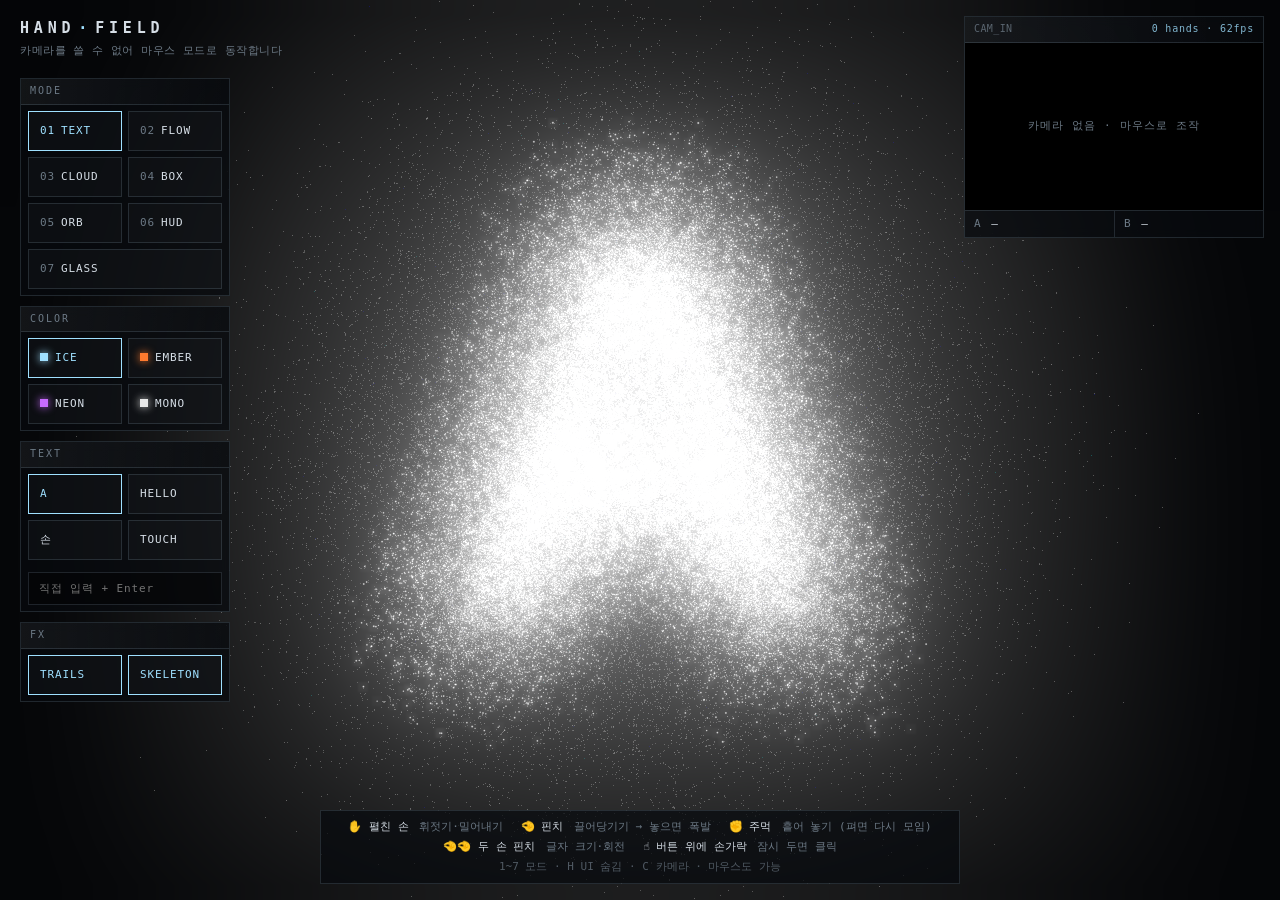
<file: index.html>
<!doctype html>
<html lang="ko">
<head>
<meta charset="utf-8">
<meta name="viewport" content="width=device-width, initial-scale=1">
<title>Hand Field</title>
<link rel="stylesheet" href="style.css">
<script type="importmap">
{ "imports": {
    "three": "./vendor/three/three.module.js",
    "three/addons/": "./vendor/three/addons/"
} }
</script>
</head>
<body>
  <video id="bgv" playsinline muted></video>
  <div id="stage"></div>
  <canvas id="vfx"></canvas>
  <canvas id="fx"></canvas>

  <!-- 좌상단: 타이틀 -->
  <header class="hud tl">
    <div class="title">HAND<span>·</span>FIELD</div>
    <div class="sub" id="status">booting…</div>
  </header>

  <!-- 좌측: 손으로 누를 수 있는 컨트롤 (손가락을 올려두면 채워지며 클릭, 또는 핀치로 즉시 클릭) -->
  <nav class="hud left">
    <section class="node">
      <div class="node-h">MODE</div>
      <div class="row">
        <button class="hbtn" data-mode="text"><b>01</b>TEXT</button>
        <button class="hbtn" data-mode="flow"><b>02</b>FLOW</button>
      </div>
      <div class="row">
        <button class="hbtn" data-mode="cloud"><b>03</b>CLOUD</button>
        <button class="hbtn" data-mode="box"><b>04</b>BOX</button>
      </div>
      <div class="row">
        <button class="hbtn" data-mode="orb"><b>05</b>ORB</button>
        <button class="hbtn" data-mode="hud"><b>06</b>HUD</button>
      </div>
      <div class="row">
        <button class="hbtn" data-mode="glass"><b>07</b>GLASS</button>
      </div>
    </section>
    <section class="node">
      <div class="node-h">COLOR</div>
      <div class="row">
        <button class="hbtn sw" data-pal="ice"><i style="--c:#9fe0ff"></i>ICE</button>
        <button class="hbtn sw" data-pal="ember"><i style="--c:#ff7a2e"></i>EMBER</button>
      </div>
      <div class="row">
        <button class="hbtn sw" data-pal="neon"><i style="--c:#c86bff"></i>NEON</button>
        <button class="hbtn sw" data-pal="mono"><i style="--c:#e8e8e8"></i>MONO</button>
      </div>
    </section>
    <section class="node" id="textNode">
      <div class="node-h">TEXT</div>
      <div class="row">
        <button class="hbtn" data-text="A">A</button>
        <button class="hbtn" data-text="HELLO">HELLO</button>
      </div>
      <div class="row">
        <button class="hbtn" data-text="손">손</button>
        <button class="hbtn" data-text="TOUCH">TOUCH</button>
      </div>
      <input id="txt" maxlength="12" placeholder="직접 입력 + Enter" spellcheck="false">
    </section>
    <section class="node" id="boxNode">
      <div class="node-h">FILTER <span>✊ 주먹 = 다음</span></div>
      <div class="row">
        <button class="hbtn" data-filter="mosaic">MOSAIC</button>
        <button class="hbtn" data-filter="dither">DITHER</button>
      </div>
      <div class="row">
        <button class="hbtn" data-filter="thermal">THERMAL</button>
        <button class="hbtn" data-filter="ascii">ASCII</button>
      </div>
    </section>
    <section class="node" id="glassNode">
      <div class="node-h">GLASS <span>✊ 주먹 = 다음</span></div>
      <div class="row">
        <button class="hbtn" data-glass="mirror">MIRROR</button>
        <button class="hbtn" data-glass="prism">PRISM</button>
      </div>
      <div class="row">
        <button class="hbtn" data-glass="negative">NEGATIVE</button>
      </div>
    </section>
    <section class="node" id="hudNode">
      <div class="node-h">LAYERS</div>
      <div class="row">
        <button class="hbtn" data-layer="bars">BARS</button>
        <button class="hbtn" data-layer="ticks">TICKS</button>
      </div>
      <div class="row">
        <button class="hbtn" data-layer="rings">RINGS</button>
        <button class="hbtn" data-layer="labels">LABELS</button>
      </div>
      <div class="node-h sub-h">AUDIO</div>
      <div class="row">
        <button class="hbtn" data-audio="synth">SYNTH</button>
        <button class="hbtn" data-audio="mic">MIC</button>
      </div>
    </section>
    <section class="node">
      <div class="node-h">FX</div>
      <div class="row">
        <button class="hbtn" data-toggle="trails">TRAILS</button>
        <button class="hbtn" data-toggle="skel">SKELETON</button>
      </div>
    </section>
  </nav>

  <!-- 우상단: 카메라 미리보기 + 손 인식 -->
  <aside class="hud tr" id="cam">
    <div class="node-h"><span>CAM_IN</span><span id="camInfo">— hands</span></div>
    <div class="cam-view" id="camView">
      <video id="vid" playsinline muted></video>
      <canvas id="camFx"></canvas>
      <div class="cam-empty" id="camEmpty">카메라 대기 중</div>
    </div>
    <div class="cam-foot" id="camFoot">
      <div>A <span>—</span></div>
      <div>B <span>—</span></div>
    </div>
  </aside>

  <!-- 하단: 제스처 안내 (모드별로 main.js가 채움) -->
  <footer class="hud bottom" id="hints"></footer>

  <script type="module" src="main.js"></script>
</body>
</html>
</file>
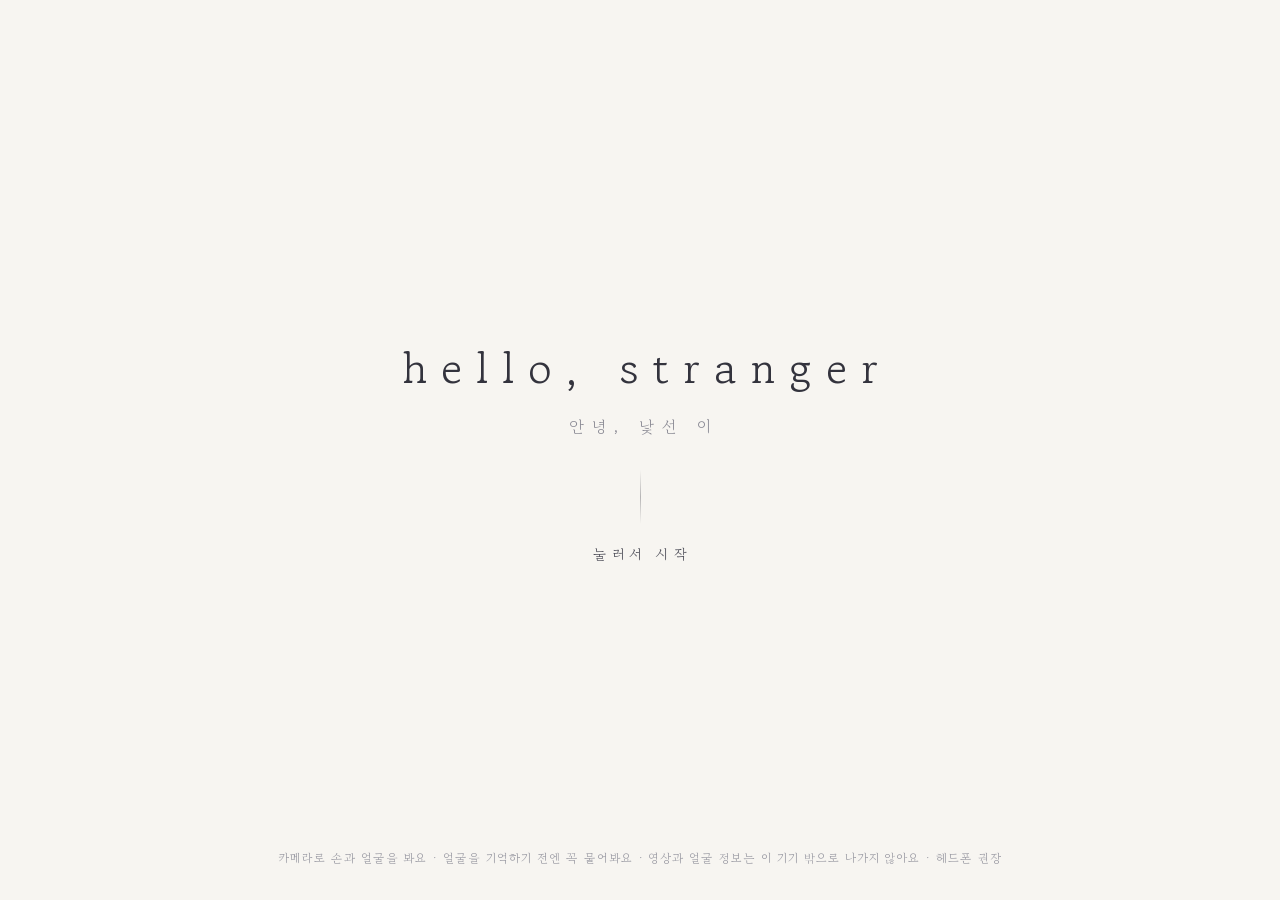
<file: hello.html>
<!doctype html>
<html lang="ko">
<head>
<meta charset="utf-8">
<meta name="viewport" content="width=device-width, initial-scale=1">
<title>hello, stranger</title>
<link rel="icon" href="data:image/svg+xml,%3Csvg xmlns='http://www.w3.org/2000/svg' viewBox='0 0 32 32'%3E%3Cellipse cx='16' cy='17' rx='9' ry='11' fill='%232a2a33'/%3E%3Ccircle cx='13' cy='13' r='3' fill='white'/%3E%3C/svg%3E">
<link rel="stylesheet" href="hello/style.css">
<script type="importmap">
{ "imports": { "three": "./vendor/three/three.module.js" } }
</script>
</head>
<body>
  <div id="app"></div>

  <!-- 시작 화면 (소리·카메라는 사용자 클릭이 있어야 시작 가능) -->
  <div id="begin" class="ui" role="button" tabindex="0">
    <div class="b-title">hello, stranger</div>
    <div class="b-ko">안녕, 낯선 이</div>
    <div class="b-line"></div>
    <div class="b-go">눌러서 시작</div>
    <div class="b-note">카메라로 손과 얼굴을 봐요 · 얼굴을 기억하기 전엔 꼭 물어봐요 · 영상과 얼굴 정보는 이 기기 밖으로 나가지 않아요 · 헤드폰 권장</div>
  </div>

  <div id="keys" class="ui">
    <b>F</b> 전체화면 &nbsp; <b>M</b> 소리 &nbsp; <b>R</b> 처음부터 &nbsp; <b>⇧R</b> 기억 지우고 처음부터 &nbsp; <b>D</b> 센서 보기 &nbsp; <b>Enter</b> 말 걸기 &nbsp; <b>L</b> 기억하는 얼굴
  </div>
  <div id="toast" class="ui"></div>
  <!-- 아이에게 말 걸기: Enter 로 열고, Enter 로 보내기, Esc 로 닫기 -->
  <form id="talk" class="ui" autocomplete="off">
    <input id="talkIn" maxlength="40" placeholder="아이에게 말 걸기 · Enter" spellcheck="false">
  </form>
  <!-- 기억하는 얼굴 목록 — 이 기기에만 저장 -->
  <div id="faces" class="ui" hidden>
    <div class="f-head"><span>기억하는 얼굴</span><button id="facesClose" aria-label="닫기">×</button></div>
    <ul></ul>
    <div class="f-foot"><span>얼굴 정보는 이 기기에만 저장돼요</span><button id="facesClear">모두 잊기</button></div>
  </div>
  <div id="debug" class="ui" hidden><canvas width="240" height="135"></canvas><pre></pre></div>

  <script type="module" src="hello/main.js"></script>
</body>
</html>
</file>
<file: style.css>
:root {
  --bg: #040507;
  --fg: #d6dee6;
  --dim: #6c7985;
  --line: rgba(170, 200, 225, .16);
  --panel: rgba(8, 11, 15, .72);
  --acc: #9fe0ff;
}
* { box-sizing: border-box; }
html, body {
  margin: 0; height: 100%; overflow: hidden;
  background: var(--bg); color: var(--fg);
  font: 11px/1.45 ui-monospace, "Cascadia Mono", Consolas, "Malgun Gothic", monospace;
  -webkit-font-smoothing: antialiased;
}
#stage, #fx, #vfx, #bgv { position: fixed; inset: 0; }
#stage canvas { display: block; }
#fx { pointer-events: none; z-index: 20; }

/* 04~06: 웹캠 배경 + 그 위 합성 */
#bgv { z-index: 0; width: 100%; height: 100%; object-fit: cover; transform: scaleX(-1); display: none; background: #000; }
#stage { z-index: 1; }
#vfx { z-index: 5; pointer-events: none; }
body.vmode #bgv { display: block; }
body.vmode #stage { mix-blend-mode: screen; }       /* 검정 = 투명처럼, 파티클은 빛처럼 더해짐 */
body.m-box #stage, body.m-hud #stage, body.m-glass #stage { visibility: hidden; }
body.m-orb #bgv { filter: brightness(.3) saturate(.7); }
body.m-hud #bgv { filter: brightness(.55) saturate(.6) contrast(1.05); }
body.vmode #cam { opacity: 0; pointer-events: none; }  /* display:none 이면 인식용 video가 멈출 수 있어 투명 처리 */
.hud { position: fixed; z-index: 10; transition: opacity .3s; }
body.noui .hud:not(#cam) { opacity: 0; pointer-events: none; }
body.nocam #cam { opacity: 0; pointer-events: none; }

/* 타이틀 */
.tl { top: 18px; left: 20px; }
.title { font-size: 15px; letter-spacing: .32em; font-weight: 700; }
.title span { color: var(--acc); margin: 0 .2em; }
.sub { color: var(--dim); margin-top: 3px; letter-spacing: .05em; }

/* TouchDesigner 노드 느낌 패널 */
.node { background: var(--panel); border: 1px solid var(--line); margin-bottom: 10px; backdrop-filter: blur(6px); }
.node-h {
  display: flex; justify-content: space-between; gap: 8px;
  padding: 5px 9px; border-bottom: 1px solid var(--line);
  color: var(--dim); letter-spacing: .2em; font-size: 10px;
  background: linear-gradient(90deg, rgba(255,255,255,.05), transparent);
}
.node > .hbtn, .node > .row, .node > input { margin: 6px 7px; }
.node > .row { display: flex; gap: 6px; }
.node > .row .hbtn { flex: 1; margin: 0; }

.left { top: 78px; left: 20px; width: 210px; }
.hbtn {
  --dwell: 0;
  position: relative; overflow: hidden; display: block; width: calc(100% - 14px);
  min-height: 40px; padding: 8px 11px; text-align: left;
  background: rgba(255,255,255,.025); border: 1px solid var(--line); color: var(--fg);
  font: inherit; letter-spacing: .08em; cursor: pointer;
  transition: border-color .15s, color .15s, background .15s;
}
.hbtn b { color: var(--dim); font-weight: 400; margin-right: 6px; }
.hbtn::before {
  content: ""; position: absolute; left: 0; top: 0; bottom: 0;
  width: calc(var(--dwell) * 100%); background: var(--acc); opacity: .28; pointer-events: none;
}
.hbtn:hover, .hbtn.hhover { border-color: rgba(255,255,255,.7); background: rgba(255,255,255,.06); }
.hbtn.on { border-color: var(--acc); color: var(--acc); }
.hbtn.on b { color: var(--acc); }
.hbtn.flash { animation: flash .45s ease-out; }
@keyframes flash { from { background: var(--acc); color: #000; } to { background: rgba(255,255,255,.025); } }
.sw i { display: inline-block; width: 8px; height: 8px; margin-right: 7px; background: var(--c); box-shadow: 0 0 8px var(--c); vertical-align: 0; }

#txt {
  width: calc(100% - 14px); padding: 8px 10px; background: rgba(0,0,0,.4);
  border: 1px solid var(--line); color: var(--fg); font: inherit; letter-spacing: .08em; outline: none;
}
#txt:focus { border-color: var(--acc); }
body:not(.m-text) #textNode { display: none; }
body:not(.m-box) #boxNode { display: none; }
body:not(.m-hud) #hudNode { display: none; }
body:not(.m-glass) #glassNode { display: none; }
.node-h.sub-h { border-top: 1px solid var(--line); }
.node-h span { letter-spacing: .04em; opacity: .8; }

/* 우상단 카메라 */
.tr { top: 16px; right: 16px; width: 300px; }
#cam { background: var(--panel); border: 1px solid var(--line); backdrop-filter: blur(6px); }
#camInfo { color: var(--acc); letter-spacing: .08em; }
.cam-view { position: relative; aspect-ratio: 16 / 9; background: #000; overflow: hidden; }
.cam-view video, .cam-view canvas { position: absolute; inset: 0; width: 100%; height: 100%; }
.cam-view video { object-fit: fill; transform: scaleX(-1); opacity: .55; filter: grayscale(.6) contrast(1.1); }
.cam-empty { position: absolute; inset: 0; display: grid; place-items: center; color: var(--dim); letter-spacing: .1em; }
.cam-foot { display: grid; grid-template-columns: 1fr 1fr; border-top: 1px solid var(--line); }
.cam-foot div { padding: 5px 9px; color: var(--dim); }
.cam-foot div + div { border-left: 1px solid var(--line); }
.cam-foot span { color: var(--fg); margin-left: 4px; }

/* 하단 안내 */
.bottom {
  left: 50%; bottom: 16px; transform: translateX(-50%);
  display: flex; flex-wrap: wrap; justify-content: center; gap: 4px 18px;
  max-width: min(1100px, calc(100vw - 32px));
  padding: 8px 14px; background: var(--panel); border: 1px solid var(--line); color: var(--dim);
}
.bottom b { color: var(--fg); font-weight: 400; margin-right: 4px; }
.bottom em { font-style: normal; color: var(--acc); }
.bottom .keys { opacity: .7; }

@media (max-width: 760px) {
  .left { width: 170px; top: 64px; }
  .tr { width: 200px; }
  .bottom .keys { display: none; }
}
</file>
<file: hello/style.css>
/* 폰트: Gaegu, Gowun Batang — SIL Open Font License 1.1 (assets/fonts/OFL-*.txt) */
@font-face { font-family: "Gaegu"; src: url("../assets/fonts/Gaegu-Regular.ttf") format("truetype"); font-weight: 400; font-display: block; }
@font-face { font-family: "Gaegu"; src: url("../assets/fonts/Gaegu-Bold.ttf") format("truetype"); font-weight: 700; font-display: block; }
@font-face { font-family: "Gowun Batang"; src: url("../assets/fonts/GowunBatang-Regular.ttf") format("truetype"); font-weight: 400; font-display: block; }

:root { --paper: #f7f5f1; --ink: #2a2a33; --dim: #8a8a94; }
* { box-sizing: border-box; }
html, body { margin: 0; height: 100%; overflow: hidden; background: var(--paper); color: var(--ink); cursor: default; }
body { font-family: "Gowun Batang", "Malgun Gothic", serif; -webkit-font-smoothing: antialiased; user-select: none; }
#app, #app canvas { position: fixed; inset: 0; display: block; }
body.started { cursor: none; }

#begin {
  position: fixed; inset: 0; z-index: 10;
  display: flex; flex-direction: column; align-items: center; justify-content: center; gap: 14px;
  background: var(--paper); cursor: pointer;
  transition: opacity 2.2s ease, visibility 0s linear 2.2s;
}
body.started #begin { opacity: 0; visibility: hidden; pointer-events: none; }
.b-title { font-size: clamp(26px, 4vw, 44px); letter-spacing: .32em; color: #33333d; margin-right: -.32em; }
.b-ko { font-size: clamp(13px, 1.3vw, 16px); letter-spacing: .5em; color: var(--dim); margin-right: -.5em; }
.b-line { width: 1px; height: 54px; background: linear-gradient(#0000, #33333d55, #0000); margin: 18px 0 6px; animation: breathe 3.2s ease-in-out infinite; }
.b-go { font-size: 14px; letter-spacing: .4em; color: #4a4a55; margin-right: -.4em; animation: breathe 3.2s ease-in-out infinite; }
.b-note { position: absolute; bottom: 34px; padding: 0 16px; text-align: center; font-size: 12px; letter-spacing: .08em; color: #9a9aa3; }
@keyframes breathe { 0%, 100% { opacity: .35; } 50% { opacity: 1; } }

#keys {
  position: fixed; left: 50%; bottom: 18px; transform: translateX(-50%); z-index: 5;
  font-size: 12px; letter-spacing: .06em; color: #8a8a94; white-space: nowrap;
  opacity: 0; transition: opacity .4s; pointer-events: none;
}
#keys.show { opacity: 1; }
#keys b { font-weight: 400; color: #33333d; border: 1px solid #33333d33; padding: 1px 6px; border-radius: 3px; }

#toast {
  position: fixed; top: 22px; left: 50%; transform: translateX(-50%); z-index: 6;
  font-size: 12px; letter-spacing: .2em; color: #55555f; opacity: 0; transition: opacity .3s; pointer-events: none;
}
#toast.show { opacity: 1; }

#talk {
  position: fixed; left: 50%; bottom: 2.2vh; transform: translate(-50%, 8px); z-index: 8;
  opacity: 0; pointer-events: none; transition: opacity .35s, transform .35s;
}
#talk.open { opacity: 1; pointer-events: auto; transform: translate(-50%, 0); }
#talkIn {
  width: min(520px, calc(100vw - 32px)); padding: 10px 4px; border: 0; border-bottom: 1px solid #34406855;
  background: transparent; outline: none; text-align: center;
  font: 400 18px "Gowun Batang", serif; letter-spacing: .06em; color: #344068;
}
#talkIn::placeholder { color: #9a9aa3; }
#talkIn:focus { border-bottom-color: #344068aa; }

#faces {
  position: fixed; top: 50%; left: 50%; transform: translate(-50%, -50%); z-index: 9;
  width: min(420px, calc(100vw - 32px)); max-height: 70vh; display: flex; flex-direction: column;
  background: #fbfaf7f2; border: 1px solid #33333d22; box-shadow: 0 20px 60px #0000001a; cursor: default;
}
#faces[hidden] { display: none; }
#faces .f-head, #faces .f-foot { display: flex; justify-content: space-between; align-items: center; padding: 12px 16px; font-size: 13px; letter-spacing: .12em; color: #4a4a55; }
#faces .f-head { border-bottom: 1px solid #33333d14; }
#faces .f-foot { border-top: 1px solid #33333d14; font-size: 11px; letter-spacing: .04em; color: #8a8a94; }
#faces ul { list-style: none; margin: 0; padding: 6px 0; overflow-y: auto; }
#faces li { display: flex; align-items: center; gap: 12px; padding: 8px 16px; }
#faces li.empty { color: #9a9aa3; font-size: 13px; justify-content: center; padding: 22px; }
#faces img { width: 48px; height: 48px; border-radius: 50%; object-fit: cover; background: #e8e6e1; filter: sepia(.15); }
#faces li div { flex: 1; display: flex; flex-direction: column; gap: 2px; min-width: 0; }
#faces li b { font-weight: 400; font-size: 15px; color: #2a2a33; }
#faces li span { font-size: 11px; color: #8a8a94; }
#faces button { font: inherit; font-size: 12px; color: #55555f; background: none; border: 1px solid #33333d33; padding: 4px 10px; cursor: pointer; }
#faces button:hover { border-color: #33333d88; color: #2a2a33; }
#faces .f-head button { border: 0; font-size: 18px; padding: 0 4px; }

#debug { position: fixed; top: 12px; right: 12px; z-index: 7; background: #fffc; border: 1px solid #0001; padding: 6px; font: 11px/1.4 ui-monospace, Consolas, monospace; color: #333; }
#debug canvas { display: block; width: 240px; height: 135px; background: #000; }
#debug pre { margin: 6px 0 0; white-space: pre; }

body.started.choosing { cursor: default; }
</file>
